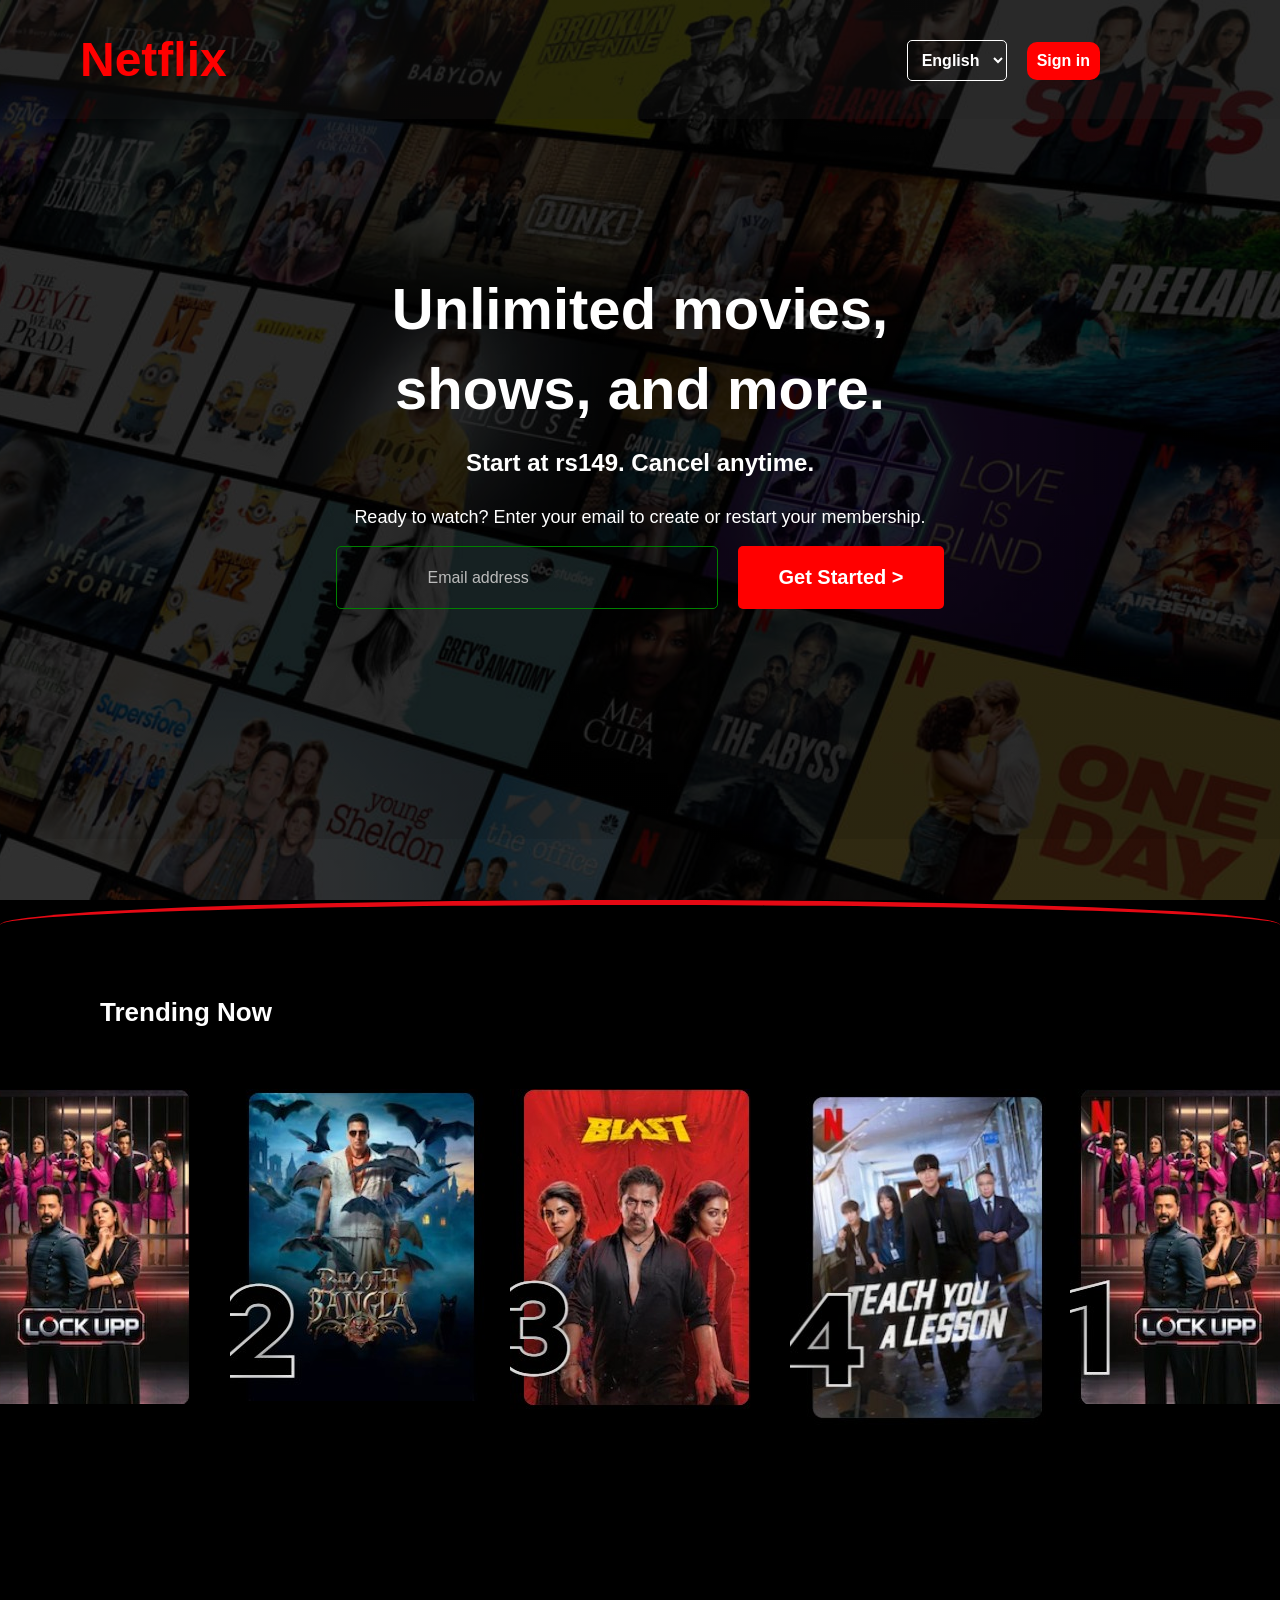
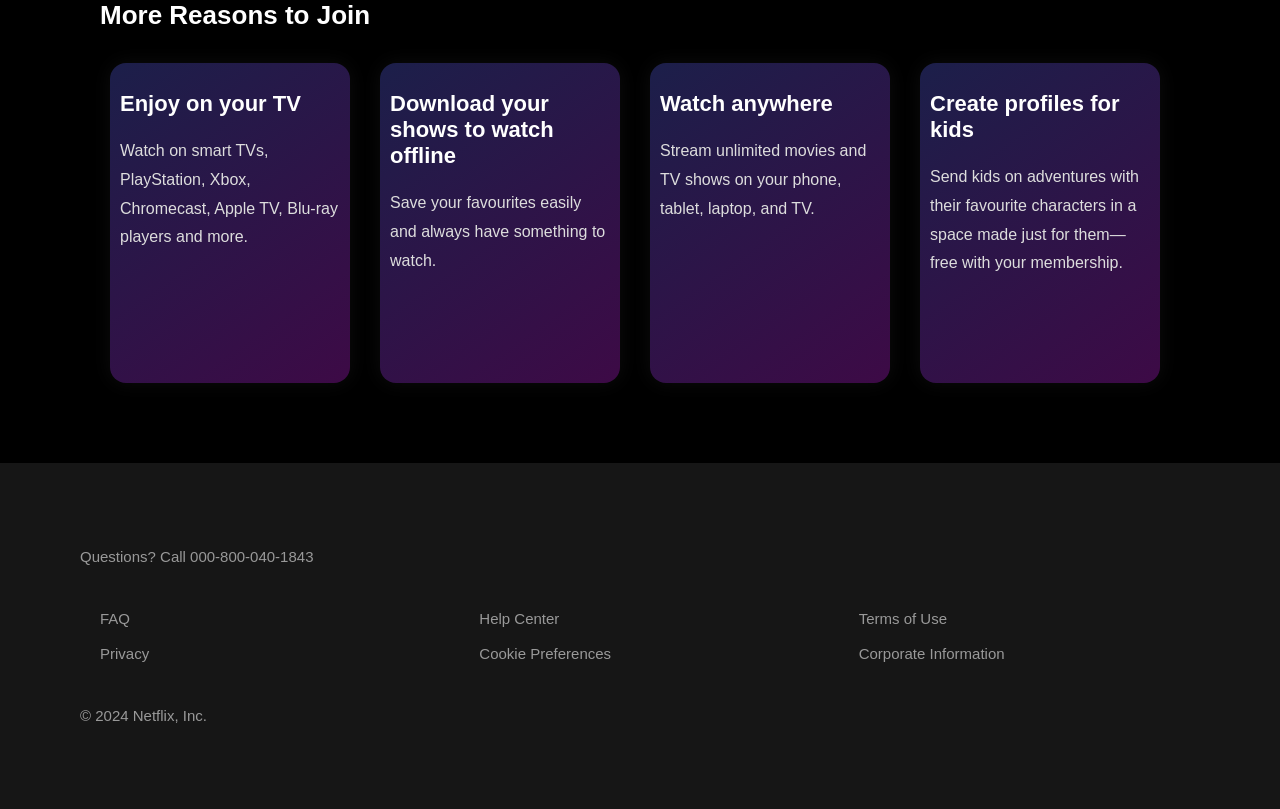
<file: index.html>
<!DOCTYPE html>
<html lang="en">
<head>
    <meta charset="UTF-8">
    <meta name="viewport" content="width=device-width, initial-scale=1.0">
    <script src="script.js" defer></script>
    <link rel="stylesheet" href="Home.css">
    <title>Netflix</title>
</head>
<body>
    <div class="hero" id="hero">
    <header class="header">
        <div class="logo">
            <h1 id="logo">Netflix</h1>
        </div>
        <nav>
        <div class="nav">
            <select id="language">
                <option value="en">English</option>
                <option value="es">Hindi</option>
            </select>
            <button id="sign-in" onclick="signin()">Sign in</button>
        </div>
        </nav>
    </header>

    <div class="form" id="signin-form" style="display: none;">
        <h2 id="signHead">Enter your info to sign in</h2>
        <h4 id="head2">Or get started with a new account</h4>
        <div class="signin-form">
        <input type="email" placeholder="Email or mobile number" id="signin-email" required>
        <button id="signin-button" onclick="SigninSubmit()">Continue</button>
        </div>
    </div>

    <div class="content" >
        <span class="heading">Unlimited movies, <br> shows, and more.</span>
        <span class="sub-heading">Start at rs149. Cancel anytime.</span>
        <p class="description">Ready to watch? Enter your email to create or restart your membership.</p>
        <div class="email-form">
            <input type="email" placeholder="Email address" id="email" required>
            <button id="get-started" ondblclick="GetStarted()">Get Started ></button>
        </div>
    </div>
    </div>
    <div class="trending">
       <h2 id="trending-heading">Trending Now</h2>
       <div class="trending-movies">
            <div class="movie-card" onclick="card1()">
                <img src="images/n1.jpg" alt="Movie 1">
            </div>
            <div class="movie-card" onclick="card2()">
                <img src="images/n2.jpg" alt="Movie 2">
            </div>
            <div class="movie-card" onclick="card3()">
                <img src="images/n3.jpg" alt="Movie 3">
            </div>
            <div class="movie-card" onclick="card4()">
                <img src="images/n4.jpg" alt="Movie 4">
            </div>
            <div class="movie-card" onclick="card1()">
                <img src="images/n1.jpg" alt="Movie 5">
            </div>
       </div>
    </div>
    <div class="reasons">
        <h2 id="reasons-heading">More Reasons to Join</h2>
        <div class="reason-cards">
            <div class="reason-card">
                <h2>Enjoy on your TV</h2>
                <p>Watch on smart TVs, PlayStation, Xbox, Chromecast, Apple TV, Blu-ray players and more.</p>
            </div>
            <div class="reason-card">
                <h2>Download your shows to watch offline</h2>
                <p>Save your favourites easily and always have something to watch.</p>
            </div>
            <div class="reason-card">
                <h2>Watch anywhere</h2>
                <p>Stream unlimited movies and TV shows on your phone, tablet, laptop, and TV.</p>
            </div>
            <div class="reason-card">
                <h2>Create profiles for kids</h2>
                <p>Send kids on adventures with their favourite characters in a space made just for them—free with your membership.</p>
            </div>
        </div>
    </div>
    <footer class="footer">
            <p>Questions? Call 000-800-040-1843</p>
            <div class="footer-links">
                <a href="#">FAQ</a>
                <a href="#">Help Center</a>
                <a href="#">Terms of Use</a>
                <a href="#">Privacy</a>
                <a href="#">Cookie Preferences</a>
                <a href="#">Corporate Information</a>
            </div>
            <p>&copy; 2024 Netflix, Inc.</p>
    </footer>
</body>
</html>
</file>
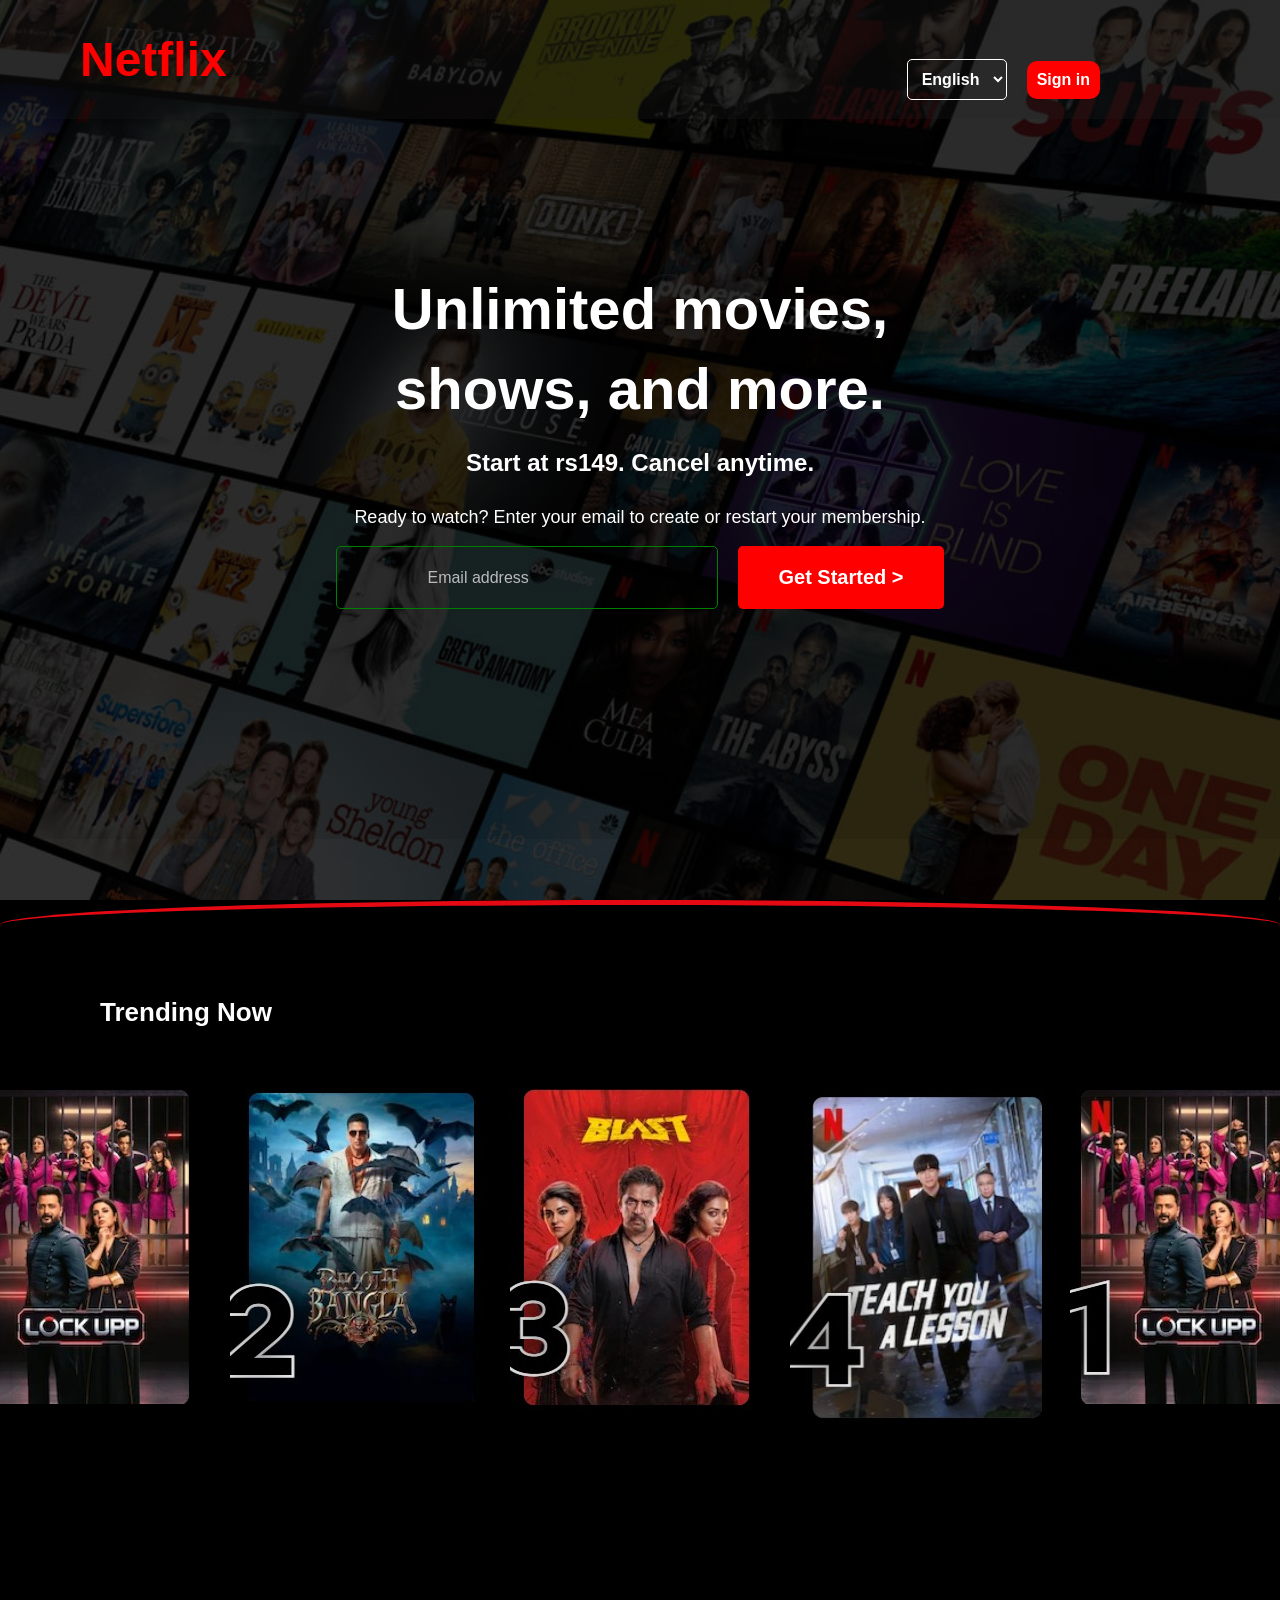
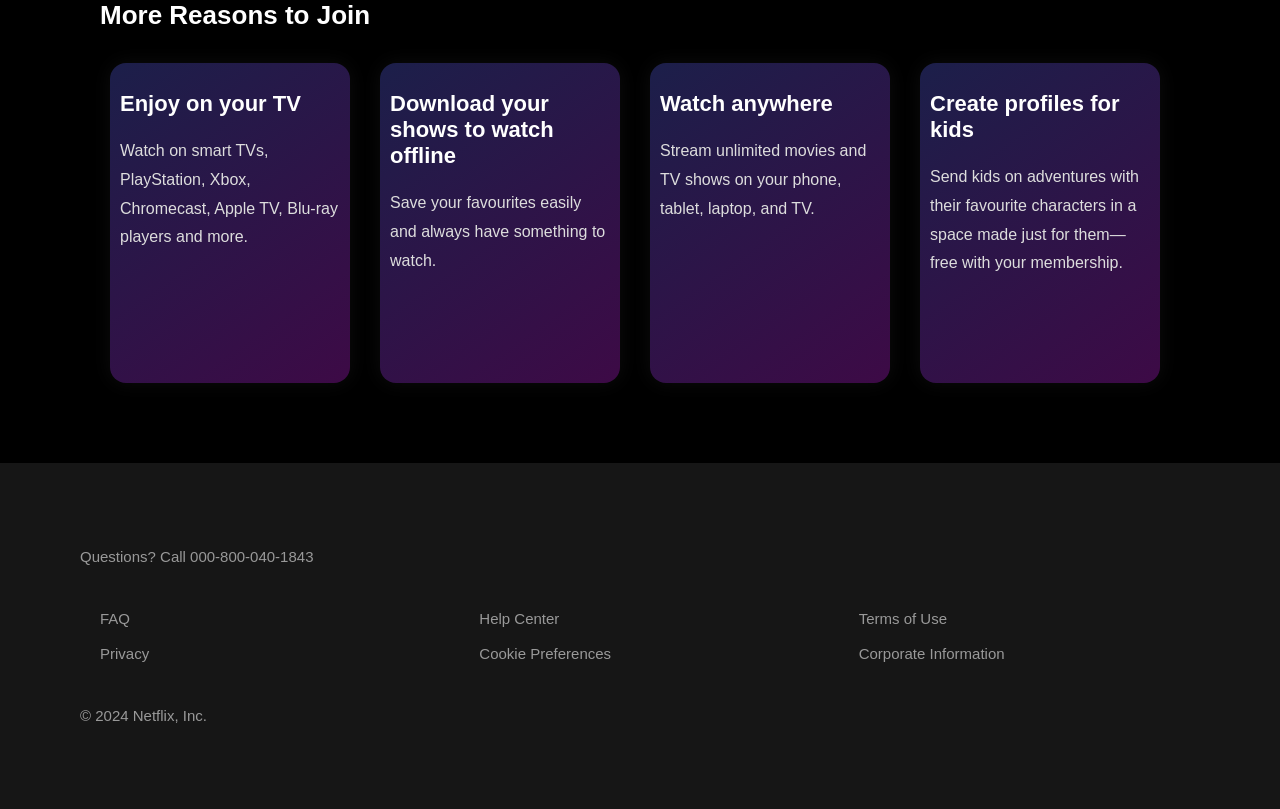
<file: Home.html>
<!DOCTYPE html>
<html lang="en">
<head>
    <meta charset="UTF-8">
    <meta name="viewport" content="width=device-width, initial-scale=1.0">
    <script src="script.js" defer></script>
    <link rel="stylesheet" href="Home.css">
    <title>Netflix</title>
</head>
<body>
    <div class="hero" id="hero">
    <header class="header">
        <nav class="nav-links"></nav>
        <div class="logo">
            <h1 id="logo">Netflix</h1>
        </div>
        <div class="nav">
            <select id="language">
                <option value="en">English</option>
                <option value="es">Hindi</option>
            </select>
            <button id="sign-in" onclick="signin()">Sign in</button>
        </div>
        </nav>
    </header>

    <div class="form" id="signin-form" style="display: none;">
        <h2 id="signHead">Enter your info to sign in</h2>
        <h4 id="head2">Or get started with a new account</h4>
        <div class="signin-form">
        <input type="email" placeholder="Email or mobile number" id="signin-email">
        <button id="signin-button" onclick="SigninSubmit()">Continue</button>
        </div>
    </div>

    <div class="content" >
        <span class="heading">Unlimited movies, <br> shows, and more.</span>
        <span class="sub-heading">Start at rs149. Cancel anytime.</span>
        <p class="description">Ready to watch? Enter your email to create or restart your membership.</p>
        <div class="email-form">
            <input type="email" placeholder="Email address" id="email">
            <button id="get-started" onclick="GetStarted()">Get Started ></button>
        </div>
    </div>
    </div>
    <div class="trending">
       <h2 id="trending-heading">Trending Now</h2>
       <div class="trending-movies">
            <div class="movie-card">
                <img src="images/n1.jpg" alt="Movie 1">
            </div>
            <div class="movie-card">
                <img src="images/n2.jpg" alt="Movie 2">
            </div>
            <div class="movie-card">
                <img src="images/n3.jpg" alt="Movie 3">
            </div>
            <div class="movie-card">
                <img src="images/n4.jpg" alt="Movie 4">
            </div>
            <div class="movie-card">
                <img src="images/n1.jpg" alt="Movie 5">
            </div>
       </div>
    </div>
    <div class="reasons">
        <h2 id="reasons-heading">More Reasons to Join</h2>
        <div class="reason-cards">
            <div class="reason-card">
                <h2>Enjoy on your TV</h2>
                <p>Watch on smart TVs, PlayStation, Xbox, Chromecast, Apple TV, Blu-ray players and more.</p>
            </div>
            <div class="reason-card">
                <h2>Download your shows to watch offline</h2>
                <p>Save your favourites easily and always have something to watch.</p>
            </div>
            <div class="reason-card">
                <h2>Watch anywhere</h2>
                <p>Stream unlimited movies and TV shows on your phone, tablet, laptop, and TV.</p>
            </div>
            <div class="reason-card">
                <h2>Create profiles for kids</h2>
                <p>Send kids on adventures with their favourite characters in a space made just for them—free with your membership.</p>
            </div>
        </div>
    </div>
    <footer class="footer">
            <p>Questions? Call 000-800-040-1843</p>
            <div class="footer-links">
                <a href="#">FAQ</a>
                <a href="#">Help Center</a>
                <a href="#">Terms of Use</a>
                <a href="#">Privacy</a>
                <a href="#">Cookie Preferences</a>
                <a href="#">Corporate Information</a>
            </div>
            <p>&copy; 2024 Netflix, Inc.</p>
    </footer>
</body>
</html>
</file>
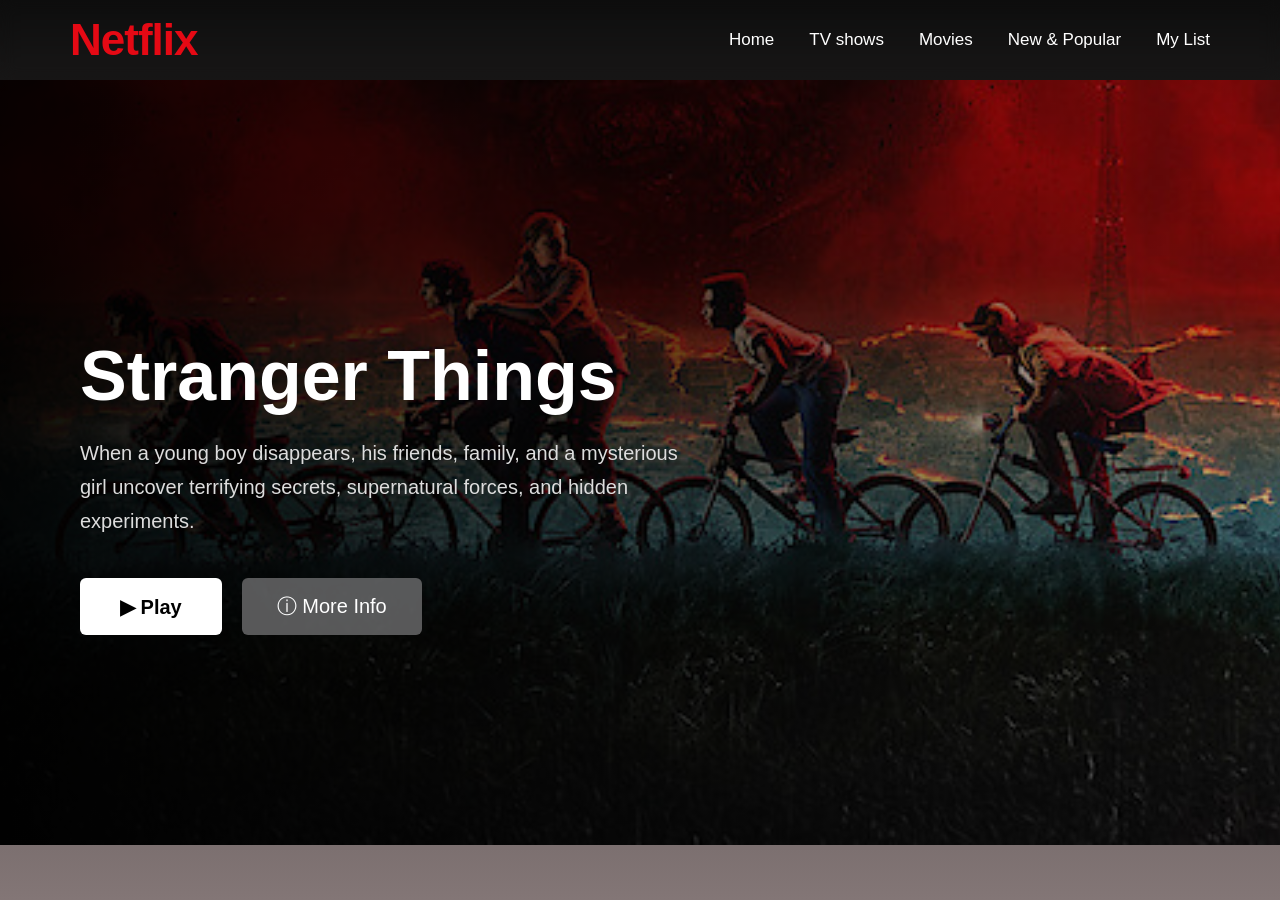
<file: main.html>
<!DOCTYPE html>
<html lang="en">
<head>
    <meta charset="UTF-8">
    <meta name="viewport" content="width=device-width, initial-scale=1.0">
    <link rel="stylesheet" href="main.css">
    
    <title>Document</title>
</head>
<body>
     <div class="hero" id="hero">
    <header class="header">
        <div class="logo">
            <h1 id="logo">Netflix</h1>
        </div>
        <nav class="navigation">
        <div class="nav">
            <a href="#">Home</a>
            <a href="#">TV shows</a>
            <a href="#">Movies</a>
            <a href="#">New & Popular</a>
            <a href="#">My List</a>
        </div>
        </nav>
    </header>
    <div class="banner">
    <div class="banner-content">
        <h1>Stranger Things</h1>

        <p>
            When a young boy disappears, his friends, family,
            and a mysterious girl uncover terrifying secrets,
            supernatural forces, and hidden experiments.
        </p>

        <div class="banner-buttons">
            <button class="play-btn">▶ Play</button>
            <button class="info-btn">ⓘ More Info</button>
        </div>
    </div>
</div>
     </div>
</body>
</html>
</file>
<file: Home.css>
body{
      margin:0;
    padding:0;
    font-family:Arial,sans-serif;
    background:#000;

}
.hero{
    background:linear-gradient(rgba(0,0,0,.75),rgba(0,0,0,.75)),url(images/net1.jpg);
    background-size:cover;
    background-position:center;
    min-height:100vh;
}
header{
    background-color: rgba(23, 23, 23, 0.3);
    color: white;
    display: flex;
    justify-content: right;
}
.logo{
    margin-right: auto;
    margin-left: 80px;
    color:red;
    font-size: 24px;
}
.nav{
    display: flex;
    align-items: center;  
    margin-top: 40px;
}
#language{
    margin-right: 20px;
    background-color: transparent;
    border: 1px solid white;
    border-radius: 5px;
    padding: 10px;
    font-size: 16px;
    color: white;
    font-weight: bold;
}
#sign-in{
    margin-right: 180px;
    background-color: red;
    color: white;
    border-radius: 10px;
    padding: 10px;
    text-decoration: none;
    font-size: 16px;
    font-weight: bold;
    border: none;
}
#sign-in:hover{
    background-color: #C11119;
}
.content{
     min-height:80vh;
    display: flex;
    justify-content: center;
    align-items: center;
    flex-direction: column;
    color: white;
    background-color: rgba(0, 0, 0, 0.1);
}
.heading{
    font-size: 58px;
    text-align: center;
    font-weight: bold;
    line-height:80px;
}
.sub-heading{
    font-size: 24px;
    margin-top: 20px;
    text-align: center;
    font-weight: bold;
}
.description{
    font-size: 18px;
    margin-top: 30px;
    text-align: center;
}
.email-form{
    display: flex;
    justify-content: center;
    margin-bottom: 80px;
    gap:10px;
    flex-wrap:wrap;
}
#email::placeholder{
    color:#bbb;
}
#email{
    padding: 20px;
    padding-right: 90px;
    padding-left: 90px;
    font-size: 16px;
    border-radius: 5px;
    margin-right: 10px;
    background-color:transparent;
    border: 1px solid green;
    color: white;

}
#get-started{
    padding: 20px;
    padding-right: 40px;
    padding-left: 40px;
    font-size: 20px;
    border-radius: 5px;
    background-color: red;
    color: white;
    border: none;
    cursor: pointer;
    font-weight: bold;
     cursor:pointer;
    transition:.3s;
}
#get-started:hover{
    background:#C11119;
}

.trending{
    display: flex;
    flex-direction: column;
    color: white;
    background-color: black;
    border-top:5px solid #E50914;
    border-top-left-radius:60% 30px;
    border-top-right-radius:60% 30px;
}
#trending-heading{
    font-size: 26px;    
    margin-left: 100px;
}
.trending-movies{
    display: flex;
    justify-content: center;
    flex-direction: row;
    margin-top: 20px;
    margin-left: 10px;
    margin-right: 10px;
}
.movie-card{
    width: 240px;
    margin-left: 10px;
    margin-top: 20px;
    margin-right: 30px;
    background-color: rgba(0, 0, 0, 0.5);
    border-radius: 10px;
    gap:25px;
}
.movie-card:hover{
    transform:scale(1.08);
}
.reasons{
    color: white;
    background-color: black;
}
.reason-cards{
    display: flex;
    flex-direction: row;
    margin-left: 100px;
    margin-right: 100px;
}
#reasons-heading{
    font-size: 26px;    
    margin-left: 100px;
    margin-top: 30px;
}
.reason-card{
    width: 550px;
    height: 300px;
    margin: 10px;
    padding: 10px;
    margin-right: 20px;
    background:linear-gradient(145deg,#1c1f4a,#3d0a46);
    border-radius:16px;
    transition:.4s;
    box-shadow:0 0 20px rgba(255,255,255,.05);
}
.reason-card:hover{
    transform:translateY(-10px);
}
.reason-card h2{
    font-size:22px;
    margin-bottom:20px;
}

.reason-card p{
    color:#ddd;
    line-height:1.8;
    font-size: 16px;
}
.footer{
    color: white;
    background-color: rgb(22, 22, 22);
    display: flex;
    flex-direction: column;
    font-size: 15px;
    padding:60px 80px;
    color:#999;
}
.footer-links{
    display:grid;
    grid-template-columns:repeat(3,1fr);
    gap:18px;
    margin:30px 0;
    color: white;
}

.footer a{
    color:#999;
    text-decoration: none;
    margin: 0 20px;
}

.footer a:hover{
    text-decoration:underline;
}
.trending,
.reasons,
.footer{
    padding-top:70px;
    padding-bottom:70px;
}
.form{
    display: flex;
    flex-direction: column;
    justify-content: center;
    color:white;
    margin-left: 35%;
    margin-top: 3%;
}
#signHead{
    font-size: 32px;
    line-height: 0%;
    font-weight: bold;
}
#head2{
    font-size: 24px;
    color: grey;
}
#signin-email{
    margin-right: 58%;
    padding: 24px;
    font-size: 20px;
    background-color:transparent;
    border: 1px solid green;
    border-radius: 10px;
    
}
#signin-button{
    margin-top: 2%;
    margin-right: 58%;
    padding: 24px;
    font-size: 20px;
    background-color: red;
    color: white;
    border: none;
    border-radius: 10px;
    cursor: pointer;
    font-weight: bold;
}
#signin-button:hover{
    background-color: rgb(184, 21, 21);
}
.signin-form{
    display: flex;
    flex-direction: column;
    justify-content: center;
}
/* =======================
   Mobile Responsive
======================= */
@media (max-width: 768px){

    .header{
        padding: 15px 20px;
        display: flex;
        justify-content: space-between;
        align-items: center;
    }

    .logo{
        margin-left: 0;
        font-size: 18px;
    }

    #logo{
        font-size: 35px;
    }

    .nav{
        gap: 10px;
    }

    #language{
        font-size: 14px;
        padding: 6px;
        margin-right: 10px;
    }

    #sign-in{
        font-size: 14px;
        padding: 8px 15px;
        margin-right: 0;
    }

    .content{
        padding: 30px 20px;
        text-align: center;
    }

    .heading{
        font-size: 40px;
        line-height: 48px;
        margin-top: 80px;
    }

    .sub-heading{
        font-size: 20px;
    }

    .description{
        font-size: 16px;
    }

    .email-form{
        flex-direction: column;
        align-items: center;
        gap: 15px;
    }

    #email{
        width: 90%;
        padding: 15px;
        font-size: 16px;
    }

    #get-started{
        width: 90%;
        font-size: 18px;
        padding: 15px;
    }

    .form{
        width: 90%;
        margin: 30px auto;
        padding: 20px;
    }

    .signin-form{
        display: flex;
        flex-direction: column;
        gap: 15px;
    }

    #signin-email,
    #signin-button{
        width: 100%;
    }

    #trending-heading,
    #reasons-heading{
        margin-left: 20px;
        font-size: 24px;
    }

    .trending-movies{
        overflow-x: auto;
        display: flex;
        gap: 15px;
        justify-content: flex-start;
        padding: 0 20px 20px;
    }

    .trending-movies::-webkit-scrollbar{
        display: none;
    }

    .movie-card{
        min-width: 150px;
        margin: 0;
    }

    .movie-card img{
        width: 150px;
        border-radius: 8px;
    }

    .reason-cards{
        display: flex;
        flex-direction: column;
        margin: 20px;
    }

    .reason-card{
        width: auto;
        height: auto;
        margin: 10px 0;
    }

    .footer{
        padding: 30px 20px;
        text-align: center;
    }

    .footer-links{
        display: flex;
        flex-direction: column;
        gap: 15px;
    }

    .footer-links a{
        margin: 0;
    }
}
/* ======================
   Mobile Sign In Form
====================== */
@media (max-width: 768px){

    .form{
        margin: 40px 20px;
        padding: 20px;
        width: auto;
    }

    #signHead{
        font-size: 28px;
        line-height: 1.3;
        text-align: center;
    }

    #head2{
        font-size: 18px;
        text-align: center;
        margin-bottom: 25px;
    }

    .signin-form{
        width: 100%;
    }

    #signin-email{
        width: 100%;
        margin-right: 0;
        padding: 16px;
        font-size: 16px;
        box-sizing: border-box;
    }

    #signin-button{
        width: 100%;
        margin-top: 15px;
        margin-right: 0;
        padding: 16px;
        font-size: 18px;
        box-sizing: border-box;
    }

}
</file>
<file: main.css>
body{
    margin: 0;
    padding: 0;
    font-family: Arial, Helvetica, sans-serif;
    background: #000;
}

.hero{
    min-height: 100vh;
    background: linear-gradient(to bottom, #0d0d0d, #837676);
}

.header{
    display: flex;
    justify-content: space-between;
    align-items: center;
    padding: 0 70px;
    height: 80px;
    background: transparent;
    backdrop-filter: blur(8px);
    position: sticky;
    top: 0;
    
}

.logo{
    color: #E50914;
    font-size: 22px;
    font-weight: bold;
    letter-spacing: -1px;
}

#logo{
    margin: 0;
}

.navigation{
    display: flex;
    align-items: center;
}

.nav{
    display: flex;
    align-items: center;
    gap: 35px;
}

.nav a{
    text-decoration: none;
    color: #ffffff;
    font-size: 17px;
    font-weight: 500;
    transition: 0.3s;
    position: relative;
}

.nav a:hover{
    color: #E50914;
}

.nav a::after{
    content: "";
    position: absolute;
    left: 0;
    bottom: -6px;
    width: 0%;
    height: 2px;
    background: #E50914;
    transition: 0.3s;
}

.nav a:hover::after{
    width: 100%;
}
.banner{
    height:85vh;
    display:flex;
    align-items:center;
    padding-left:80px;

    background:
    linear-gradient(to right,
    rgba(0,0,0,.95),
    rgba(0,0,0,.6),
    rgba(0,0,0,.2)),
    url("images/banner1.jpg");

    background-size:cover;
    background-position:center;
}

.banner-content{
    width:600px;
    color:white;
}

.banner-content h1{
    font-size:70px;
    margin-bottom:20px;
    font-weight:900;
}

.banner-content p{
    font-size:20px;
    line-height:1.7;
    color:#ddd;
}

.banner-buttons{
    margin-top:40px;
    display:flex;
    gap:20px;
}

.play-btn{
    background:white;
    color:black;
    padding:15px 40px;
    font-size:20px;
    border:none;
    border-radius:6px;
    cursor:pointer;
    font-weight:bold;
    transition:.3s;
}

.play-btn:hover{
    background:#ddd;
}

.info-btn{
    background:rgba(109,109,110,.8);
    color:white;
    padding:15px 35px;
    font-size:20px;
    border:none;
    border-radius:6px;
    cursor:pointer;
    transition:.3s;
}

.info-btn:hover{
    background:rgba(109,109,110,1);
}
/* ===========================
   Mobile Responsive (768px)
=========================== */
@media screen and (max-width: 768px){

    /* Header */
    .header{
        flex-direction: column;
        justify-content: center;
        align-items: center;
        height: auto;
        padding: 20px;
    }

    .logo{
        font-size: 18px;
        margin-bottom: 15px;
    }

    .navigation{
        width: 100%;
    }

    .nav{
        justify-content: center;
        flex-wrap: wrap;
        gap: 15px;
    }

    .nav a{
        font-size: 15px;
    }

    /* Banner */
    .banner{
        height: auto;
        padding: 60px 20px;
        justify-content: center;
        text-align: center;
    }

    .banner-content{
        width: 100%;
        max-width: 500px;
    }

    .banner-content h1{
        font-size: 42px;
        line-height: 1.2;
    }

    .banner-content p{
        font-size: 16px;
        line-height: 1.6;
    }

    /* Buttons */
    .banner-buttons{
        flex-direction: column;
        align-items: center;
        gap: 15px;
    }

    .play-btn,
    .info-btn{
        width: 220px;
        font-size: 18px;
        padding: 14px;
    }

}
@media screen and (max-width: 480px){

    #logo{
        font-size: 34px;
    }

    .nav{
        gap: 10px;
    }

    .nav a{
        font-size: 14px;
    }

    .banner{
        padding: 40px 15px;
    }

    .banner-content h1{
        font-size: 32px;
    }

    .banner-content p{
        font-size: 15px;
    }

    .play-btn,
    .info-btn{
        width: 100%;
        max-width: 280px;
        font-size: 16px;
    }
}
</file>
